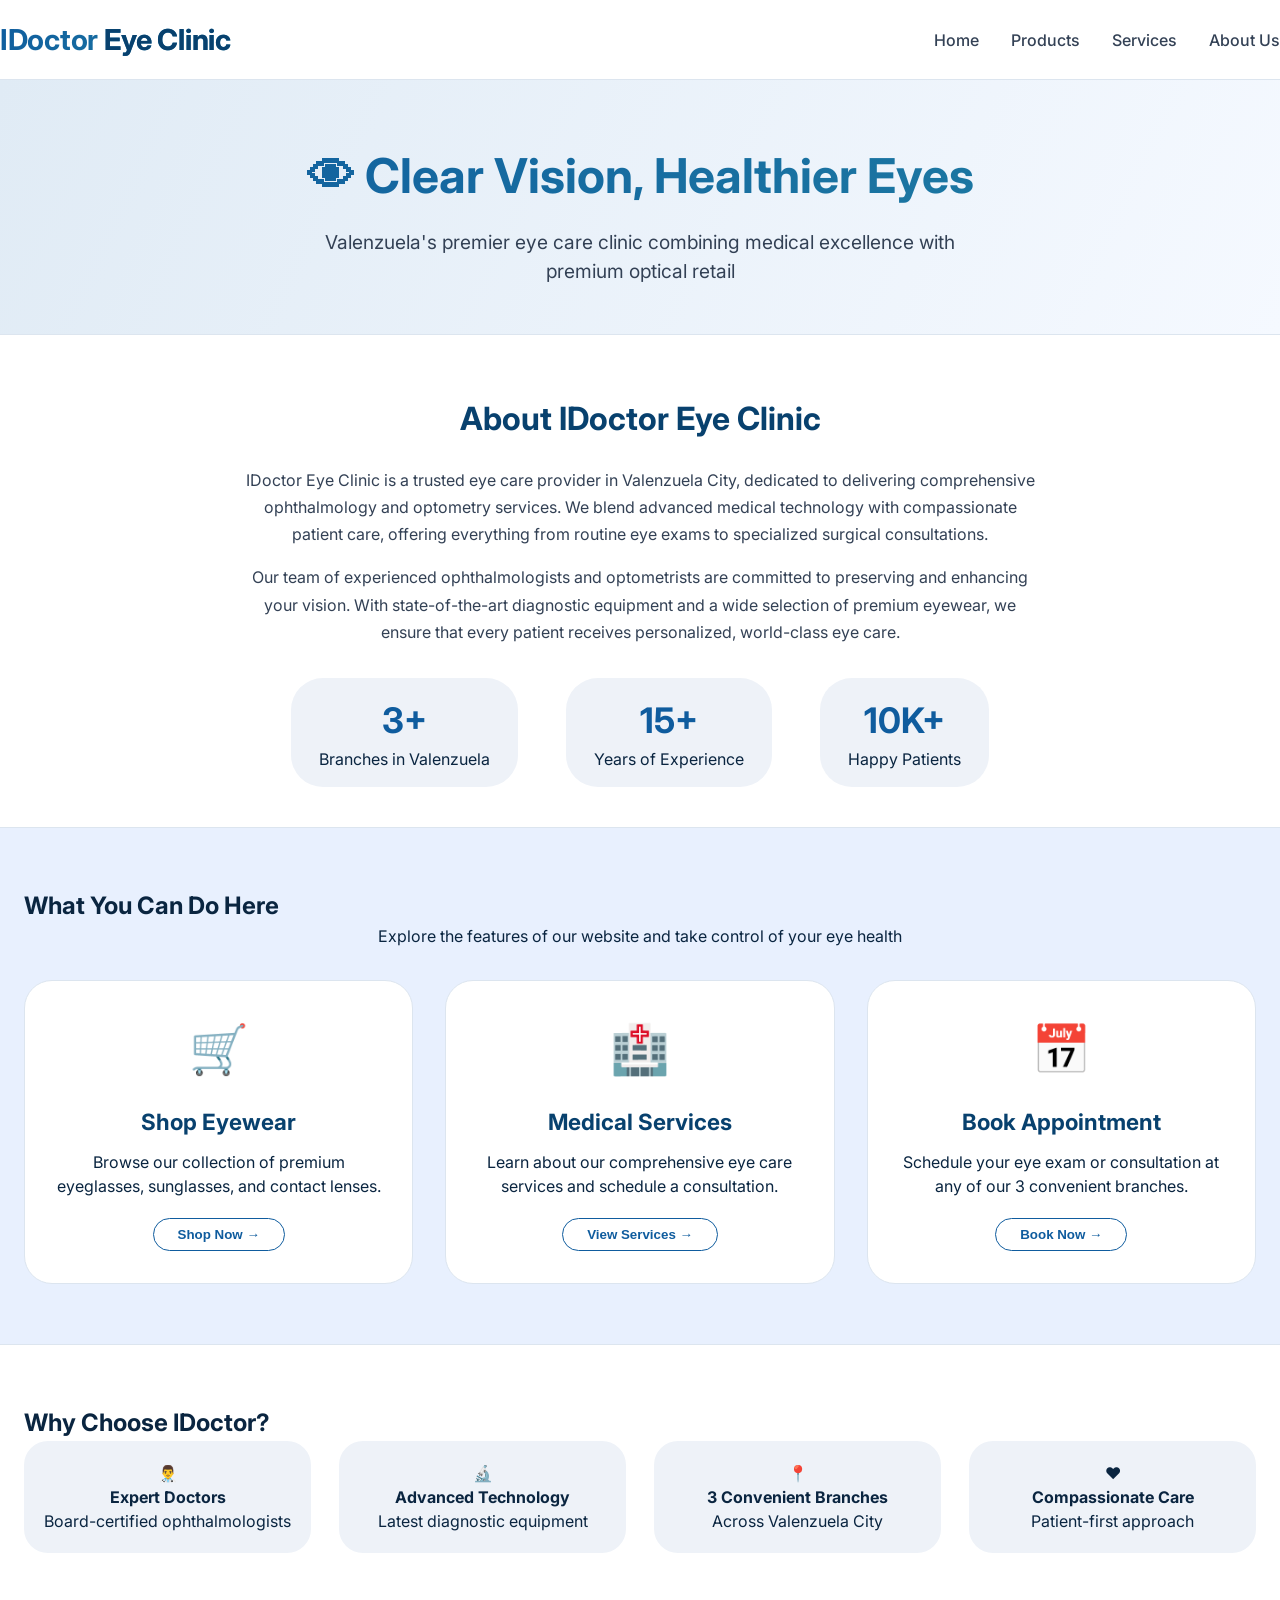
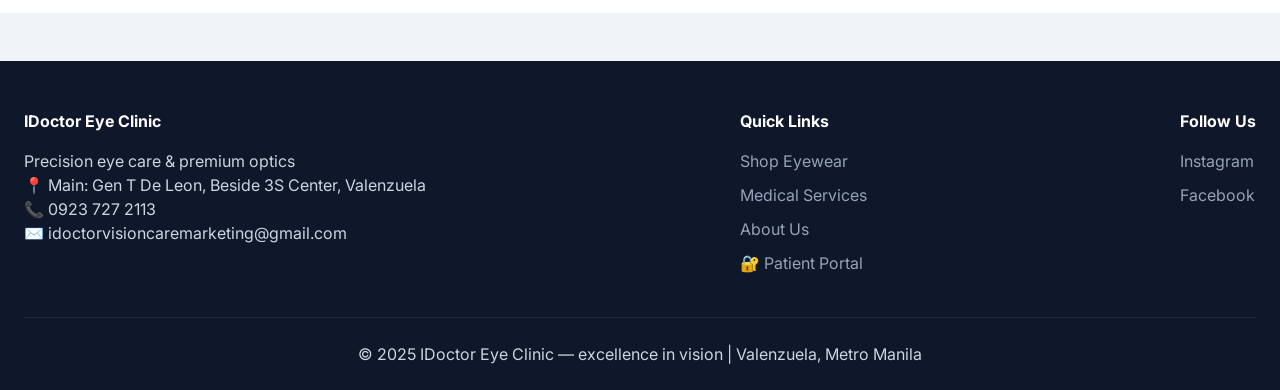
<file: iDoctor/IDoctorPerfecting(Deepseek).html>
<!DOCTYPE html>
<html lang="en">
<head>
  <meta charset="UTF-8">
  <meta name="viewport" content="width=device-width, initial-scale=1.0, viewport-fit=cover">
  <title>IDoctor Eye Clinic | Valenzuela | Eyecare & Optical Shop</title>
  <link href="https://fonts.googleapis.com/css2?family=Inter:opsz,wght@14..32,300;400;500;600;700&display=swap" rel="stylesheet">
  <style>
    * {
      margin: 0;
      padding: 0;
      box-sizing: border-box;
    }

    body {
      font-family: 'Inter', sans-serif;
      background: #f0f4f8;
      color: #0a2540;
      line-height: 1.5;
      scroll-behavior: smooth;
    }

    :root {
      --clinical-blue: #0f5c9e;
      --clinical-dark: #08416e;
      --accent-teal: #2c7da0;
      --light-bg: #ffffff;
      --soft-gray-bg: #eef2f8;
      --section-alt-bg: #e8f0fe;
      --border-light: #dce5ef;
      --text-primary: #0f172a;
      --text-secondary: #334155;
      --success-green: #2b6e4e;
    }

    a { text-decoration: none; color: inherit; }
    .container { max-width: 1280px; margin: 0 auto; padding: 0 24px; }

    /* Header */
    .site-header {
      background: white;
      border-bottom: 1px solid var(--border-light);
      position: sticky;
      top: 0;
      z-index: 100;
      backdrop-filter: blur(2px);
      background-color: rgba(255,255,255,0.97);
    }
    .header-inner {
      display: flex;
      align-items: center;
      justify-content: space-between;
      flex-wrap: wrap;
      padding: 18px 0;
    }
    .logo {
      font-size: 1.8rem;
      font-weight: 700;
      letter-spacing: -0.3px;
      background: linear-gradient(135deg, var(--clinical-blue), #1f7ea3);
      -webkit-background-clip: text;
      background-clip: text;
      color: transparent;
    }
    .logo span { color: var(--clinical-dark); background: none; }
    .nav-links { display: flex; gap: 2rem; align-items: center; flex-wrap: wrap; }
    .nav-links a { font-weight: 500; color: var(--text-secondary); transition: color 0.2s; }
    .nav-links a:hover { color: var(--clinical-blue); }

    /* Homepage Styles */
    .hero-home { background: linear-gradient(115deg, #e0ebf5 0%, #f5f9ff 100%); padding: 60px 0 48px; text-align: center; border-bottom: 1px solid var(--border-light); }
    .hero-home h1 { font-size: 3rem; font-weight: 700; margin-bottom: 16px; background: linear-gradient(135deg, var(--clinical-blue), #1f7ea3); -webkit-background-clip: text; background-clip: text; color: transparent; }
    .hero-home p { font-size: 1.2rem; color: var(--text-secondary); max-width: 700px; margin: 0 auto; }
    .about-preview { padding: 60px 0 40px; text-align: center; background: white; }
    .about-preview h2 { font-size: 2rem; margin-bottom: 24px; color: var(--clinical-dark); }
    .about-preview .about-text { max-width: 800px; margin: 0 auto 32px; color: var(--text-secondary); line-height: 1.7; }
    .stats-row { display: flex; justify-content: center; gap: 48px; flex-wrap: wrap; margin-top: 32px; }
    .stat-item { text-align: center; background: var(--soft-gray-bg); padding: 16px 28px; border-radius: 32px; }
    .stat-number { font-size: 2.2rem; font-weight: 700; color: var(--clinical-blue); }
    .functions-section { background: var(--section-alt-bg); padding: 60px 0; border-top: 1px solid var(--border-light); border-bottom: 1px solid var(--border-light); }
    .functions-grid { display: grid; grid-template-columns: repeat(3, 1fr); gap: 32px; }
    .function-card { background: white; border-radius: 28px; padding: 32px 24px; text-align: center; cursor: pointer; border: 1px solid var(--border-light); transition: all 0.3s; }
    .function-card:hover { transform: translateY(-8px); border-color: var(--clinical-blue); }
    .function-icon { font-size: 3rem; margin-bottom: 20px; }
    .function-card h3 { font-size: 1.4rem; margin-bottom: 12px; color: var(--clinical-dark); }
    .function-btn { background: transparent; border: 1.5px solid var(--clinical-blue); color: var(--clinical-blue); padding: 8px 24px; border-radius: 40px; font-weight: 600; margin-top: 20px; cursor: pointer; }
    .function-btn:hover { background: var(--clinical-blue); color: white; }
    .why-choose { padding: 60px 0; background: white; }
    .features-grid { display: grid; grid-template-columns: repeat(4, 1fr); gap: 28px; }
    .feature { text-align: center; padding: 20px; background: var(--soft-gray-bg); border-radius: 24px; }

    /* Products Page */
    .category-bar { display: flex; flex-wrap: wrap; gap: 12px; justify-content: center; margin: 32px 0 24px; }
    .filter-btn { background: white; border: 1px solid var(--border-light); padding: 8px 20px; border-radius: 40px; font-weight: 500; cursor: pointer; transition: all 0.2s; }
    .filter-btn.active, .filter-btn:hover { background: var(--clinical-blue); border-color: var(--clinical-blue); color: white; }
    .product-grid { display: grid; grid-template-columns: repeat(3, 1fr); gap: 28px; margin: 36px 0; }
    .product-card {
      background: white;
      border-radius: 20px;
      overflow: hidden;
      box-shadow: 0 4px 12px rgba(0,0,0,0.05);
      transition: transform 0.2s;
      border: 1px solid var(--border-light);
      display: flex;
      flex-direction: column;
      height: 100%;
    }
    .product-card:hover { transform: translateY(-4px); }
    .product-img { width: 100%; height: 240px; background: #1a2a3a; overflow: hidden; }
    .product-img img { width: 100%; height: 100%; object-fit: cover; transition: transform 0.4s; }
    .product-card:hover .product-img img { transform: scale(1.05); }
    .product-info {
      padding: 18px;
      background: white;
      display: flex;
      flex-direction: column;
      flex: 1;
    }
    .product-title { font-weight: 700; font-size: 1.2rem; margin-bottom: 8px; }
    .product-price { color: var(--clinical-blue); font-weight: 700; margin-top: 4px; margin-bottom: 16px; }
    .btn-shop {
      background: #eef2ff;
      color: #0f5c9e;
      border: none;
      padding: 10px 0;
      border-radius: 40px;
      font-weight: 600;
      cursor: pointer;
      width: 100%;
      margin-top: auto;
      transition: all 0.2s;
      font-size: 0.9rem;
    }
    .btn-shop:hover { background: var(--clinical-blue); color: white; }
    .pagination { display: flex; justify-content: center; gap: 12px; margin: 20px 0 48px; }
    .page-btn { background: white; border: 1px solid var(--border-light); padding: 8px 14px; border-radius: 8px; cursor: pointer; }
    .page-btn.active-page { background: var(--clinical-blue); color: white; }

    /* Custom Eyeglasses Section */
    .custom-section {
      background: linear-gradient(135deg, #f8fafc 0%, #ffffff 100%);
      border-radius: 32px;
      padding: 40px;
      margin: 40px 0 60px;
      border: 1px solid var(--border-light);
      box-shadow: 0 8px 24px rgba(0,0,0,0.05);
    }
    .custom-title {
      font-size: 1.8rem;
      font-weight: 700;
      color: var(--clinical-dark);
      margin-bottom: 8px;
      text-align: center;
    }
    .custom-sub {
      text-align: center;
      color: var(--text-secondary);
      margin-bottom: 32px;
    }
    .custom-options {
      display: grid;
      grid-template-columns: 1fr 1fr;
      gap: 32px;
      margin-bottom: 32px;
    }
    .option-group {
      background: white;
      padding: 24px;
      border-radius: 24px;
      border: 1px solid var(--border-light);
    }
    .option-group h3 {
      font-size: 1.2rem;
      margin-bottom: 16px;
      color: var(--clinical-dark);
      border-left: 4px solid var(--clinical-blue);
      padding-left: 12px;
    }
    .option-buttons {
      display: flex;
      flex-wrap: wrap;
      gap: 12px;
    }
    .opt-btn {
      background: #f1f5f9;
      border: 1.5px solid var(--border-light);
      padding: 8px 18px;
      border-radius: 40px;
      font-size: 0.85rem;
      font-weight: 500;
      cursor: pointer;
      transition: all 0.2s;
      color: var(--text-secondary);
    }
    .opt-btn.selected {
      background: var(--clinical-blue);
      border-color: var(--clinical-blue);
      color: white;
    }
    .receipt {
      background: #f8fafc;
      border-radius: 24px;
      padding: 24px;
      margin-top: 24px;
      border: 1px solid var(--border-light);
    }
    .receipt h4 {
      font-size: 1.1rem;
      margin-bottom: 16px;
      color: var(--clinical-dark);
    }
    .receipt-item {
      display: flex;
      justify-content: space-between;
      padding: 8px 0;
      border-bottom: 1px dashed var(--border-light);
    }
    .receipt-total {
      display: flex;
      justify-content: space-between;
      padding: 12px 0;
      font-weight: 700;
      font-size: 1.1rem;
      color: var(--clinical-dark);
      border-top: 2px solid var(--border-light);
      margin-top: 8px;
    }
    .btn-add-to-cart {
      background: var(--clinical-blue);
      color: white;
      border: none;
      padding: 12px 28px;
      border-radius: 40px;
      font-weight: 700;
      font-size: 1rem;
      cursor: pointer;
      width: 100%;
      margin-top: 20px;
      transition: all 0.2s;
    }
    .btn-add-to-cart:hover {
      background: var(--clinical-dark);
      transform: translateY(-2px);
    }

    /* Services Page */
    .services-grid { display: grid; grid-template-columns: repeat(2, 1fr); gap: 28px; margin: 40px 0; }
    .service-card { background: white; border-radius: 24px; padding: 32px; border: 1px solid var(--border-light); }
    .service-card h3 { font-size: 1.5rem; margin-bottom: 12px; color: var(--clinical-dark); }
    .service-card p { color: var(--text-secondary); line-height: 1.6; }
    .appointment-cta { text-align: center; padding: 40px; background: linear-gradient(115deg, #eef2ff, white); border-radius: 32px; margin: 32px 0; }
    .appointment-cta h3 { font-size: 1.8rem; margin-bottom: 12px; color: var(--clinical-dark); }
    .btn-appointment-large { background: var(--clinical-blue); color: white; border: none; padding: 14px 36px; border-radius: 60px; font-weight: 700; font-size: 1.1rem; cursor: pointer; }

    /* About Page */
    .page-hero {
      background: linear-gradient(120deg, #eef4ff 0%, #ffffff 100%);
      padding: 48px 0 56px;
      text-align: center;
      border-bottom: 1px solid var(--border-light);
    }
    .hero-title {
      font-size: 2.8rem;
      font-weight: 700;
      margin-bottom: 12px;
    }
    .promo-gallery {
      display: grid;
      grid-template-columns: repeat(3, 1fr);
      gap: 24px;
      margin: 40px 0 48px;
    }
    .promo-card {
      background: white;
      border-radius: 24px;
      overflow: hidden;
      box-shadow: 0 8px 20px rgba(0,0,0,0.08);
      transition: transform 0.3s ease;
      border: 1px solid var(--border-light);
    }
    .promo-card:hover { transform: translateY(-6px); }
    .promo-img { width: 100%; height: 200px; overflow: hidden; }
    .promo-img img { width: 100%; height: 100%; object-fit: cover; transition: transform 0.3s ease; }
    .promo-content { padding: 18px; }
    .promo-title { font-weight: 700; font-size: 1.1rem; color: var(--clinical-dark); margin-bottom: 6px; }
    .promo-desc { font-size: 0.85rem; color: var(--text-secondary); }
    
    .doctors-section {
      margin: 48px 0 56px;
      background: var(--soft-gray-bg);
      padding: 40px 0;
      border-radius: 48px;
    }
    .section-subtitle {
      text-align: center;
      color: var(--text-secondary);
      margin-bottom: 32px;
      font-size: 1.1rem;
    }
    .doctors-grid {
      display: grid;
      grid-template-columns: repeat(3, 1fr);
      gap: 32px;
      margin-top: 20px;
    }
    .doctor-card {
      background: white;
      border-radius: 28px;
      overflow: hidden;
      box-shadow: 0 12px 28px rgba(0,0,0,0.08);
      transition: all 0.3s ease;
      border: 1px solid var(--border-light);
      text-align: center;
    }
    .doctor-card:hover { transform: translateY(-8px); }
    .doctor-img { width: 100%; height: 260px; background: linear-gradient(135deg, #e0e7ff, #f1f5f9); overflow: hidden; }
    .doctor-img img { width: 100%; height: 100%; object-fit: cover; object-position: top center; }
    .doctor-info { padding: 20px 20px 24px; }
    .doctor-name { font-size: 1.4rem; font-weight: 700; color: var(--clinical-dark); margin-bottom: 6px; }
    .doctor-title { font-size: 0.85rem; font-weight: 600; color: var(--clinical-blue); background: #eef2ff; display: inline-block; padding: 4px 12px; border-radius: 40px; margin-bottom: 12px; }
    .doctor-specialty { font-size: 0.9rem; color: var(--text-primary); font-weight: 500; margin-bottom: 8px; }
    .doctor-desc { font-size: 0.8rem; color: var(--text-secondary); line-height: 1.5; margin-bottom: 12px; }
    .doctor-contact { font-size: 0.75rem; color: var(--success-green); margin-top: 8px; padding-top: 8px; border-top: 1px solid var(--border-light); }
    
    .about-grid {
      display: grid;
      grid-template-columns: 1fr 1fr;
      gap: 40px;
      margin: 40px 0 40px;
    }
    .contact-block {
      background: white;
      padding: 24px;
      border-radius: 28px;
      margin-top: 28px;
      border: 1px solid var(--border-light);
    }
    .map-container {
      background: #eef2ff;
      border-radius: 28px;
      height: 420px;
      width: 100%;
      overflow: hidden;
      border: 1px solid var(--border-light);
    }
    .map-iframe {
      width: 100%;
      height: 100%;
      border: 0;
    }
    .directions-link {
      display: inline-block;
      margin-top: 12px;
      background: var(--clinical-blue);
      color: white;
      padding: 10px 18px;
      border-radius: 40px;
      font-weight: 600;
      font-size: 0.9rem;
      cursor: pointer;
      border: none;
    }
    .directions-link:hover { background: var(--clinical-dark); }
    .map-footer {
      padding: 12px 16px;
      background: #f8fafc;
      border-top: 1px solid var(--border-light);
      text-align: center;
    }

    /* Footer */
    .footer { background: #0f172a; color: #cbd5e1; padding: 48px 0 24px; margin-top: 48px; }
    .footer-inner { display: flex; justify-content: space-between; flex-wrap: wrap; gap: 32px; }
    .footer-col h4 { color: white; margin-bottom: 16px; }
    .footer-col a { display: block; margin-bottom: 10px; color: #94a3b8; transition: color 0.2s; }
    .footer-col a:hover { color: white; }
    .footer-bottom { text-align: center; border-top: 1px solid #1e293b; margin-top: 32px; padding-top: 24px; }

    /* MODAL */
    .modal-bg {
      position: fixed; top: 0; left: 0; width: 100%; height: 100%;
      background: rgba(0,0,0,0.6); backdrop-filter: blur(5px);
      display: flex; align-items: center; justify-content: center;
      z-index: 1000; visibility: hidden; opacity: 0; transition: 0.2s;
    }
    .modal-card {
      background: white; width: 580px; max-width: 90vw; border-radius: 32px;
      padding: 24px 28px; max-height: 85vh; overflow-y: auto;
    }
    .modal-card h3 { font-size: 1.6rem; margin-bottom: 4px; color: var(--clinical-dark); }
    .modal-card .sub { color: var(--text-secondary); margin-bottom: 20px; font-size: 0.85rem; }
    .form-group { margin-bottom: 14px; }
    .form-group label { display: block; font-weight: 600; margin-bottom: 4px; font-size: 0.85rem; }
    .form-group input, .form-group select { width: 100%; padding: 8px 12px; border-radius: 14px; border: 1px solid var(--border-light); font-family: inherit; font-size: 0.85rem; }
    .double-group { display: grid; grid-template-columns: 1fr 1fr; gap: 12px; }
    .modal-actions { display: flex; gap: 12px; margin-top: 20px; }
    .btn-primary-modal { background: var(--clinical-blue); color: white; border: none; padding: 10px; border-radius: 40px; font-weight: 700; flex: 1; cursor: pointer; }
    .btn-secondary-modal { background: #eef2ff; color: var(--clinical-dark); border: none; padding: 10px; border-radius: 40px; font-weight: 600; flex: 1; cursor: pointer; }
    .service-radio-group { display: flex; gap: 16px; flex-wrap: nowrap; }
    .service-radio-group label { display: inline-flex; align-items: center; gap: 8px; background: #f8fafc; padding: 8px 18px; border-radius: 40px; border: 1px solid var(--border-light); white-space: nowrap; cursor: pointer; }
    .service-radio-group input[type="radio"] { width: 16px; height: 16px; accent-color: var(--clinical-blue); margin: 0; }
    
    .branch-options {
      display: flex;
      flex-direction: column;
      gap: 12px;
      margin-top: 6px;
    }
    .branch-card {
      border: 2px solid var(--border-light);
      border-radius: 16px;
      padding: 14px 16px;
      cursor: pointer;
      transition: all 0.2s;
      background: white;
    }
    .branch-card:hover {
      border-color: var(--clinical-blue);
      background: #f0f7ff;
    }
    .branch-card.selected {
      border-color: var(--clinical-blue);
      background: #e6f0ff;
    }
    .branch-row {
      display: flex;
      align-items: flex-start;
      gap: 12px;
    }
    .branch-radio {
      width: 18px !important;
      height: 18px !important;
      min-width: 18px;
      margin-top: 2px;
      accent-color: var(--clinical-blue);
      cursor: pointer;
    }
    .branch-content {
      flex: 1;
    }
    .branch-name {
      font-weight: 700;
      font-size: 0.95rem;
      color: var(--clinical-dark);
      margin-bottom: 4px;
    }
    .branch-address {
      font-size: 0.75rem;
      color: var(--text-secondary);
      margin-bottom: 3px;
    }
    .branch-hours {
      font-size: 0.7rem;
      color: var(--success-green);
    }

    @media (max-width: 800px) {
      .functions-grid, .product-grid, .promo-gallery, .doctors-grid, .features-grid, .custom-options {
        grid-template-columns: 1fr;
      }
      .about-grid { grid-template-columns: 1fr; }
      .services-grid { grid-template-columns: 1fr; }
    }
    @media (max-width: 600px) {
      .hero-home h1 { font-size: 2rem; }
      .service-radio-group { flex-wrap: wrap; }
      .service-radio-group label { white-space: nowrap; }
    }
  </style>
</head>
<body>
<div class="site-header">
  <div class="container header-inner">
    <div class="logo">IDoctor <span>Eye Clinic</span></div>
    <div class="nav-links">
      <a href="#" data-nav="home">Home</a>
      <a href="#" data-nav="products">Products</a>
      <a href="#" data-nav="services">Services</a>
      <a href="#" data-nav="about">About Us</a>
    </div>
  </div>
</div>

<main id="main-content"></main>

<footer class="footer">
  <div class="container">
    <div class="footer-inner">
      <div class="footer-col">
        <h4>IDoctor Eye Clinic</h4>
        <p>Precision eye care & premium optics</p>
        <p>📍 Main: Gen T De Leon, Beside 3S Center, Valenzuela</p>
        <p>📞 0923 727 2113</p>
        <p>✉️ idoctorvisioncaremarketing@gmail.com</p>
      </div>
      <div class="footer-col">
        <h4>Quick Links</h4>
        <a href="#" data-nav="products">Shop Eyewear</a>
        <a href="#" data-nav="services">Medical Services</a>
        <a href="#" data-nav="about">About Us</a>
        <a href="#" id="footerPortalLink">🔐 Patient Portal</a>
      </div>
      <div class="footer-col">
        <h4>Follow Us</h4>
        <a href="https://www.instagram.com/idoctorvisioncare/">Instagram</a>
        <a href="https://www.facebook.com/iDoctorVisionCareClinic">Facebook</a>
      </div>
    </div>
    <div class="footer-bottom"><p>© 2025 IDoctor Eye Clinic — excellence in vision | Valenzuela, Metro Manila</p></div>
  </div>
</footer>

<!-- MODAL -->
<div id="bookingModal" class="modal-bg"><div class="modal-card"><h3>Schedule an Appointment</h3><div class="sub">Fill your details to confirm your visit</div><form id="appointmentForm"><div class="double-group"><div class="form-group"><label>First Name *</label><input type="text" id="firstName" required placeholder="Juan"></div><div class="form-group"><label>Last Name *</label><input type="text" id="lastName" required placeholder="Dela Cruz"></div></div><div class="form-group"><label>Contact Number *</label><input type="tel" id="contactNumber" required placeholder="0923 727 2113"></div><div class="form-group"><label>Email</label><input type="email" id="emailAddress" placeholder="patient@example.com"></div><div class="form-group"><label>📍 Select Branch *</label><div class="branch-options" id="branchOptions"></div></div><div class="form-group"><label>Appointment Type *</label><div class="service-radio-group"><label><input type="radio" name="appointmentService" value="Eye Exam"> 👁️ Eye Exam</label><label><input type="radio" name="appointmentService" value="Surgery Consultation"> 👨‍⚕️ Surgery Consult</label><label><input type="radio" name="appointmentService" value="Follow-up"> 📋 Follow-up</label></div></div><div class="form-group"><label>Specific Service *</label><select id="specificService" required><option value="">-- Select --</option><option>Comprehensive Eye Exam</option><option>Cataract Surgery Pre-op</option><option>Glaucoma Screening</option><option>LASIK Consultation</option><option>Pediatric Eye Care</option></select></div><div class="double-group"><div class="form-group"><label>Preferred Date *</label><input type="date" id="apptDate" required></div><div class="form-group"><label>Preferred Time *</label><select id="apptTime" required><option value="">Select</option><option>09:00 AM</option><option>10:00 AM</option><option>11:00 AM</option><option>01:00 PM</option><option>02:00 PM</option><option>03:00 PM</option><option>04:00 PM</option></select></div></div><div class="modal-actions"><button type="button" id="confirmBookingBtn" class="btn-primary-modal">Confirm Booking</button><button type="button" id="closeModalBtn" class="btn-secondary-modal">Cancel</button></div></form></div></div>

<script>
  // BRANCHES
  const branches = [
    { id: 1, name: "IDoctor Eye Clinic - Main Branch", address: "Gen T De Leon, Beside 3S Center, Valenzuela City", hours: "Mon-Sat: 8AM - 7PM | Sun: 9AM - 5PM" },
    { id: 2, name: "IDoctor Eye Clinic - Karuhatan", address: "McArthur Highway, Karuhatan, Valenzuela City", hours: "Mon-Sat: 9AM - 7PM" },
    { id: 3, name: "IDoctor Eye Clinic - Malinta", address: "Malinta Road corner Poblacion, Valenzuela City", hours: "Mon-Fri: 8AM - 6PM, Sat: 9AM - 5PM" }
  ];
  let selectedBranchId = 1;

  // PRODUCTS - All prices in Philippine Pesos (₱)
  const allProducts = [
    { id: 1, name: "Cat Eye Reading Glasses", price: 1290, category: "Eye Glasses", imgSrc: "cat eye glasses.jpeg" },
    { id: 2, name: "Round Eye Glasses", price: 1590, category: "Eye Glasses", imgSrc: "round eye glasses.jpeg" },
    { id: 3, name: "Chunky Reading Glasses", price: 890, category: "Eye Glasses", imgSrc: "chunky style glasses.jpeg" },
    { id: 4, name: "Aviator Sunglasses", price: 1190, category: "Sun Glasses", imgSrc: "aviator glasses.jpeg" },
    { id: 5, name: "Square Reading Glasses", price: 990, category: "Eye Glasses", imgSrc: "square reading glasses.jpeg" },
    { id: 6, name: "Modern Cat Eye Sunglasses", price: 1390, category: "Sun Glasses", imgSrc: "modern cat eye glasses.jpeg" },
    { id: 7, name: "Multi-Purpose Contact Lens Solution (360ml)", price: 350, category: "Accessories", imgSrc: "multipurpose solution.png" },
    { id: 8, name: "Contact Lens Cleaning & Storage Kit", price: 250, category: "Accessories", imgSrc: "contact lens cleaning kit.png" },
    { id: 9, name: "Premium Contact Lens Case (Twin Pack)", price: 120, category: "Accessories", imgSrc: "premium contact lenses.png" },
    { id: 10, name: "Eyeglass Hard Shell Case", price: 299, category: "Accessories", imgSrc: "hard shell case.png" },
    { id: 11, name: "Microfiber Cleaning Cloth (3-Pack)", price: 180, category: "Accessories", imgSrc: "microfiber 3pack.png" },
    { id: 12, name: "Lens Cleaning Spray + Cloth Set", price: 220, category: "Accessories", imgSrc: "contact lens cleaning kit.png" }
  ];

  const servicesList = [
    { title: "Optometry & Ophthalmology", desc: "Comprehensive eye exams, vision testing, and medical eye care using state-of-the-art diagnostic equipment." },
    { title: "Cataract Surgery Consultation", desc: "Personalized pre-surgery evaluation with advanced lens implant options from diagnosis to post-op care." },
    { title: "Glaucoma Screening & Management", desc: "Early detection through tonometry, visual field testing, and OCT scans with medical and surgical management." },
    { title: "Pediatric Eye Care", desc: "Children's vision development assessment, amblyopia treatment, and specialty lenses in a child-friendly environment." }
  ];

  // CUSTOMIZER PRICES CONVERTED TO PHILIPPINE PESOS (₱)
  const frameStyles = [
    { name: "Browline", price: 0 }, { name: "Rectangle", price: 0 }, { name: "Oval", price: 0 },
    { name: "Round", price: 0 }, { name: "Cat-eye", price: 580 }, { name: "Square", price: 0 },
    { name: "Aviator", price: 870 }, { name: "Wayfarer", price: 290 }
  ];
  const lensTypes = [
    { name: "Standard Clear", price: 0 }, { name: "Polarized", price: 2600 }, { name: "Scratch-Resistant", price: 1450 },
    { name: "Blue Light Resistant", price: 2030 }, { name: "Anti-Reflective", price: 1740 },
    { name: "Anti-Radiation", price: 1620 }, { name: "Photochromic", price: 4060 }
  ];

  let currentView = "home";
  let activeCategory = "All", currentPage = 1;
  let selectedFrame = frameStyles[0];
  let selectedLens = lensTypes[0];

  function getFilteredProducts() { 
    if (activeCategory === "All") return allProducts; 
    return allProducts.filter(p => p.category === activeCategory); 
  }
  function getPaginatedProducts() { 
    const f = getFilteredProducts(); 
    return f.slice((currentPage-1)*6, currentPage*6); 
  }
  function totalPages() { 
    return Math.ceil(getFilteredProducts().length / 6); 
  }

  function formatPHP(price) {
    return `₱${price.toLocaleString()}`;
  }

  function renderCustomizer() {
    return `
      <div class="custom-section">
        <div class="custom-title">🕶️ Customize My Eyeglasses</div>
        <div class="custom-sub">Design your perfect pair — choose frame style and lens features</div>
        <div class="custom-options">
          <div class="option-group"><h3>👓 Frame Style</h3><div class="option-buttons" id="frameOptions">${frameStyles.map(f => `<button class="opt-btn ${selectedFrame.name === f.name ? 'selected' : ''}" data-frame="${f.name}" data-price="${f.price}">${f.name} ${f.price > 0 ? `+${formatPHP(f.price)}` : ''}</button>`).join('')}</div></div>
          <div class="option-group"><h3>🔬 Lens Type</h3><div class="option-buttons" id="lensOptions">${lensTypes.map(l => `<button class="opt-btn ${selectedLens.name === l.name ? 'selected' : ''}" data-lens="${l.name}" data-price="${l.price}">${l.name} ${l.price > 0 ? `+${formatPHP(l.price)}` : ''}</button>`).join('')}</div></div>
        </div>
        <div class="receipt" id="customReceipt"><h4>📋 Your Custom Order Receipt</h4><div class="receipt-item"><span>Frame: ${selectedFrame.name}</span><span>${formatPHP(selectedFrame.price)}</span></div><div class="receipt-item"><span>Lens: ${selectedLens.name}</span><span>${formatPHP(selectedLens.price)}</span></div><div class="receipt-total"><span>Total</span><span>${formatPHP(selectedFrame.price + selectedLens.price)}</span></div></div>
        <button class="btn-add-to-cart" id="addToCartBtn">Add to Cart & Request Prescription Fitting →</button>
        <div class="note-text" style="font-size:0.75rem; text-align:center; margin-top:12px;">* Prices are in Philippine Pesos (₱). Visit our clinic for prescription lens fitting.</div>
      </div>
    `;
  }

  function attachCustomizerEvents() {
    document.querySelectorAll("[data-frame]").forEach(btn => {
      btn.addEventListener("click", () => {
        const frameName = btn.getAttribute("data-frame");
        const framePrice = parseFloat(btn.getAttribute("data-price"));
        selectedFrame = frameStyles.find(f => f.name === frameName) || { name: frameName, price: framePrice };
        document.querySelectorAll("[data-frame]").forEach(b => b.classList.remove("selected"));
        btn.classList.add("selected");
        updateReceipt();
      });
    });
    document.querySelectorAll("[data-lens]").forEach(btn => {
      btn.addEventListener("click", () => {
        const lensName = btn.getAttribute("data-lens");
        const lensPrice = parseFloat(btn.getAttribute("data-price"));
        selectedLens = lensTypes.find(l => l.name === lensName) || { name: lensName, price: lensPrice };
        document.querySelectorAll("[data-lens]").forEach(b => b.classList.remove("selected"));
        btn.classList.add("selected");
        updateReceipt();
      });
    });
    const addBtn = document.getElementById("addToCartBtn");
    if(addBtn) addBtn.addEventListener("click", () => alert(`✅ Added to Cart!\nFrame: ${selectedFrame.name} (${formatPHP(selectedFrame.price)})\nLens: ${selectedLens.name} (${formatPHP(selectedLens.price)})\nTotal: ${formatPHP(selectedFrame.price + selectedLens.price)}\n\nVisit our clinic for prescription fitting.`));
  }

  function updateReceipt() {
    const receipt = document.getElementById("customReceipt");
    if(receipt) {
      const total = selectedFrame.price + selectedLens.price;
      receipt.innerHTML = `<h4>📋 Your Custom Order Receipt</h4><div class="receipt-item"><span>Frame: ${selectedFrame.name}</span><span>${formatPHP(selectedFrame.price)}</span></div><div class="receipt-item"><span>Lens: ${selectedLens.name}</span><span>${formatPHP(selectedLens.price)}</span></div><div class="receipt-total"><span>Total</span><span>${formatPHP(total)}</span></div>`;
    }
  }

  function renderProductsSection() {
    const products = getPaginatedProducts(), total = totalPages();
    return `<div class="container"><div class="page-hero"><h2 class="hero-title">Premium Eyewear & Optics</h2><p>Authentic brands, precise prescription lenses, and essential accessories</p></div><div class="category-bar">${["All","Eye Glasses","Sun Glasses","Accessories"].map(c => `<button class="filter-btn ${activeCategory===c?'active':''}" data-cat="${c}">${c}</button>`).join('')}</div><div class="product-grid">${products.map(p => `<div class="product-card"><div class="product-img"><img src="${p.imgSrc}" alt="${p.name}"></div><div class="product-info"><div class="product-title">${p.name}</div><div class="product-price">${formatPHP(p.price)}</div><button class="btn-shop" data-product="${p.name}" data-price="${p.price}">🛒 Shop now</button></div></div>`).join('')}</div><div class="pagination">${Array.from({length:total},(_,i)=>`<button class="page-btn ${currentPage===i+1?'active-page':''}" data-page="${i+1}">${i+1}</button>`).join('')}</div>${renderCustomizer()}</div>`;
  }

  function renderAboutSection() {
    const promoImages = [
      { img: "https://images.unsplash.com/photo-1581091226033-d5c48150dbaa?w=500&h=400&fit=crop", title: "State-of-the-Art Equipment", desc: "Advanced diagnostic technology for precise eye care." },
      { img: "https://images.unsplash.com/photo-1576091160550-2173dba999ef?w=500&h=400&fit=crop", title: "Modern Optical Shop", desc: "Wide selection of premium frames and lenses." },
      { img: "https://images.unsplash.com/photo-1584515933487-779824d29309?w=500&h=400&fit=crop", title: "Caring Environment", desc: "Patient-first approach with compassionate staff." }
    ];
    const doctors = [
      { name: "Dr. Maria R. Santiago", title: "Chief Ophthalmologist", specialty: "Cataract & Refractive Surgery", desc: "15+ years experience, fellowship-trained in advanced cataract techniques.", contact: "📞 0917 123 4567 | ✉️ dr.santiago@idoctor.com", img: "https://randomuser.me/api/portraits/women/68.jpg" },
      { name: "Dr. Jose M. Dela Cruz", title: "Senior Optometrist", specialty: "Pediatric & Binocular Vision", desc: "Specializes in children's eye development and complex prescriptions.", contact: "📞 0918 234 5678 | ✉️ dr.delacruz@idoctor.com", img: "https://randomuser.me/api/portraits/men/32.jpg" },
      { name: "Dr. Anna Liza R. Villanueva", title: "Glaucoma Specialist", specialty: "Glaucoma & Diabetic Eye Care", desc: "Leading expert in minimally invasive glaucoma surgery.", contact: "📞 0919 345 6789 | ✉️ dr.villanueva@idoctor.com", img: "https://randomuser.me/api/portraits/women/45.jpg" }
    ];
    const mapEmbed = `https://www.google.com/maps/embed?pb=!1m18!1m12!1m3!1d3860.123456!2d120.9915!3d14.6854!2m3!1f0!2f0!3f0!3m2!1i1024!2i768!4f13.1!3m3!1m2!1s0x3397b0df2d1b2e3f%3A0x8a1f2b3c4d5e6f7a!2sVG%20%26%20Charm%20Sari%20Sari%20Store!5e0!3m2!1sen!2sph!4v1700000000000!5m2!1sen!2sph`;
    const directionsUrl = "https://www.google.com/maps/dir/14.6737334,121.0406657/14.6854041,120.9914723";
    return `<div class="container"><div class="page-hero"><h2 class="hero-title">About IDoctor Eye Clinic</h2><p>Your trusted partner for clear vision and lifelong eye health in Valenzuela</p></div><div class="promo-gallery">${promoImages.map(p => `<div class="promo-card"><div class="promo-img"><img src="${p.img}" alt="${p.title}"></div><div class="promo-content"><div class="promo-title">${p.title}</div><div class="promo-desc">${p.desc}</div></div></div>`).join('')}</div><div class="about-grid"><div><h3 style="font-size:1.8rem;">Who We Are</h3><p style="margin-top:16px;">IDoctor blends medical excellence with boutique optical retail. We provide advanced diagnostics, cataract & glaucoma care, and pediatric services. With 3 branches across Valenzuela, we bring expert eye care closer to you.</p><div class="contact-block"><h4>📞 Contact Details</h4><p><strong>Phone:</strong> 0923 727 2113</p><p><strong>Email:</strong> idoctorvisioncaremarketing@gmail.com</p><p><strong>Main Address:</strong> Gen T De Leon, Beside 3S Center, Valenzuela</p><p><strong>Hours:</strong> Mon-Fri 8am–7pm, Sat 9am–3pm</p></div></div><div><h3>Find Our Main Clinic</h3><div class="map-container"><iframe class="map-iframe" loading="lazy" src="${mapEmbed}" title="Map"></iframe></div><div class="map-footer"><a href="${directionsUrl}" target="_blank" class="directions-link">📍 Get Directions via Google Maps</a></div></div></div><div class="doctors-section"><div class="container"><h2 class="hero-title" style="font-size:2rem;">Meet Our Specialist Doctors</h2><div class="section-subtitle">Expert ophthalmologists and optometrists dedicated to your vision</div><div class="doctors-grid">${doctors.map(doc => `<div class="doctor-card"><div class="doctor-img"><img src="${doc.img}" alt="${doc.name}"></div><div class="doctor-info"><div class="doctor-name">${doc.name}</div><div class="doctor-title">${doc.title}</div><div class="doctor-specialty">${doc.specialty}</div><div class="doctor-desc">${doc.desc}</div><div class="doctor-contact">${doc.contact}</div></div></div>`).join('')}</div></div></div></div>`;
  }

  function renderHomepage() {
    return `<div class="hero-home"><div class="container"><h1>👁 Clear Vision, Healthier Eyes</h1><p>Valenzuela's premier eye care clinic combining medical excellence with premium optical retail</p></div></div>
      <div class="about-preview"><div class="container"><h2>About IDoctor Eye Clinic</h2><div class="about-text"><p>IDoctor Eye Clinic is a trusted eye care provider in Valenzuela City, dedicated to delivering comprehensive ophthalmology and optometry services. We blend advanced medical technology with compassionate patient care, offering everything from routine eye exams to specialized surgical consultations.</p><p style="margin-top: 16px;">Our team of experienced ophthalmologists and optometrists are committed to preserving and enhancing your vision. With state-of-the-art diagnostic equipment and a wide selection of premium eyewear, we ensure that every patient receives personalized, world-class eye care.</p></div><div class="stats-row"><div class="stat-item"><div class="stat-number">3+</div><div class="stat-label">Branches in Valenzuela</div></div><div class="stat-item"><div class="stat-number">15+</div><div class="stat-label">Years of Experience</div></div><div class="stat-item"><div class="stat-number">10K+</div><div class="stat-label">Happy Patients</div></div></div></div></div>
      <div class="functions-section"><div class="container"><h2>What You Can Do Here</h2><div class="section-sub" style="text-align:center; margin-bottom:32px;">Explore the features of our website and take control of your eye health</div><div class="functions-grid"><div class="function-card" data-nav-function="products"><div class="function-icon">🛒</div><h3>Shop Eyewear</h3><p>Browse our collection of premium eyeglasses, sunglasses, and contact lenses.</p><button class="function-btn">Shop Now →</button></div><div class="function-card" data-nav-function="services"><div class="function-icon">🏥</div><h3>Medical Services</h3><p>Learn about our comprehensive eye care services and schedule a consultation.</p><button class="function-btn">View Services →</button></div><div class="function-card" data-nav-function="appointment"><div class="function-icon">📅</div><h3>Book Appointment</h3><p>Schedule your eye exam or consultation at any of our 3 convenient branches.</p><button class="function-btn">Book Now →</button></div></div></div></div>
      <div class="why-choose"><div class="container"><h2>Why Choose IDoctor?</h2><div class="features-grid"><div class="feature"><div class="feature-icon">👨‍⚕️</div><h4>Expert Doctors</h4><p>Board-certified ophthalmologists</p></div><div class="feature"><div class="feature-icon">🔬</div><h4>Advanced Technology</h4><p>Latest diagnostic equipment</p></div><div class="feature"><div class="feature-icon">📍</div><h4>3 Convenient Branches</h4><p>Across Valenzuela City</p></div><div class="feature"><div class="feature-icon">❤️</div><h4>Compassionate Care</h4><p>Patient-first approach</p></div></div></div></div>`;
  }

  function renderServicesSection() {
    return `<div class="container"><div class="page-hero"><h2 class="hero-title">Medical Eye Care in Valenzuela</h2><p>Expert diagnosis, surgery planning, and long-term vision health</p></div><div class="services-grid">${servicesList.map(s => `<div class="service-card"><h3>${s.title}</h3><p>${s.desc}</p></div>`).join('')}</div><div class="appointment-cta"><h3>📅 Ready to Schedule Your Appointment?</h3><p>Book a consultation with our eye specialists at any of our Valenzuela branches</p><button class="btn-appointment-large" id="servicesAppointmentBtn">Make an Appointment →</button></div></div>`;
  }

  function renderCurrentView() {
    const el = document.getElementById("main-content");
    if (currentView === "home") el.innerHTML = renderHomepage();
    else if (currentView === "products") el.innerHTML = renderProductsSection();
    else if (currentView === "services") el.innerHTML = renderServicesSection();
    else if (currentView === "about") el.innerHTML = renderAboutSection();
    else el.innerHTML = renderHomepage();
    attachEvents();
  }

  function attachEvents() {
    if (currentView === "products") {
      document.querySelectorAll(".filter-btn").forEach(b => b.addEventListener("click", e => { activeCategory = b.dataset.cat; currentPage = 1; renderCurrentView(); }));
      document.querySelectorAll(".page-btn").forEach(b => b.addEventListener("click", e => { currentPage = parseInt(b.dataset.page); renderCurrentView(); }));
      document.querySelectorAll(".btn-shop").forEach(b => b.addEventListener("click", e => { 
        const productName = b.getAttribute("data-product");
        const productPrice = parseInt(b.getAttribute("data-price"));
        alert(`✨ Added to cart: ${productName} (${formatPHP(productPrice)})\n\nVisit our clinic for prescription fitting and pickup!`);
      }));
      attachCustomizerEvents();
    }
    if (currentView === "services") {
      const btn = document.getElementById("servicesAppointmentBtn");
      if(btn) btn.onclick = () => openModal();
    }
    document.querySelectorAll("[data-nav-function]").forEach(card => {
      card.addEventListener("click", (e) => {
        const navTo = card.getAttribute("data-nav-function");
        if(navTo === "products") { currentView = "products"; renderCurrentView(); window.scrollTo({top:0}); }
        else if(navTo === "services") { currentView = "services"; renderCurrentView(); window.scrollTo({top:0}); }
        else if(navTo === "appointment") openModal();
      });
    });
  }

  function renderBranchSelection() {
    const container = document.getElementById("branchOptions");
    if(!container) return;
    container.innerHTML = branches.map(b => `
      <div class="branch-card ${b.id === selectedBranchId ? 'selected' : ''}" data-branch-id="${b.id}">
        <div class="branch-row">
          <input type="radio" name="branchRadio" value="${b.id}" id="branch_${b.id}" class="branch-radio" ${b.id === selectedBranchId ? 'checked' : ''}>
          <div class="branch-content">
            <div class="branch-name">🏥 ${b.name}</div>
            <div class="branch-address">📍 ${b.address}</div>
            <div class="branch-hours">🕒 ${b.hours}</div>
          </div>
        </div>
      </div>
    `).join('');
    
    branches.forEach(b => {
      const card = document.querySelector(`.branch-card[data-branch-id="${b.id}"]`);
      const radio = document.getElementById(`branch_${b.id}`);
      if(card && radio) {
        const selectBranch = () => {
          document.querySelectorAll('.branch-card').forEach(c => c.classList.remove('selected'));
          card.classList.add('selected');
          radio.checked = true;
          selectedBranchId = b.id;
        };
        card.addEventListener('click', selectBranch);
        radio.addEventListener('change', selectBranch);
      }
    });
  }

  function openModal() { 
    const modal = document.getElementById("bookingModal"); 
    document.getElementById("appointmentForm").reset(); 
    selectedBranchId = 1; 
    renderBranchSelection(); 
    const examRadio = document.querySelector('input[name="appointmentService"][value="Eye Exam"]');
    if(examRadio) examRadio.checked = true;
    modal.style.visibility = "visible"; 
    modal.style.opacity = "1"; 
  }
  function closeModal() { const m = document.getElementById("bookingModal"); m.style.visibility = "hidden"; m.style.opacity = "0"; }
  function validateBook() {
    const fn = document.getElementById("firstName")?.value.trim();
    const ln = document.getElementById("lastName")?.value.trim();
    const contact = document.getElementById("contactNumber")?.value.trim();
    const date = document.getElementById("apptDate")?.value;
    const time = document.getElementById("apptTime")?.value;
    if(!fn || !ln || !contact || !date || !time) return alert("Please complete all required fields.");
    const selectedBranch = branches.find(b => b.id === selectedBranchId);
    alert(`✅ Appointment Confirmed!\n\nPatient: ${fn} ${ln}\nContact: ${contact}\n📍 Branch: ${selectedBranch?.name}\nAddress: ${selectedBranch?.address}\n\nWe will contact you shortly to confirm your schedule.`);
    closeModal();
  }

  document.addEventListener("DOMContentLoaded", () => {
    renderCurrentView();
    document.querySelectorAll("[data-nav]").forEach(a => a.addEventListener("click", e => { e.preventDefault(); const to = a.dataset.nav; if(to==="home") currentView="home"; else if(to==="products") currentView="products"; else if(to==="services") currentView="services"; else if(to==="about") currentView="about"; renderCurrentView(); window.scrollTo({top:0}); }));
    document.getElementById("footerPortalLink")?.addEventListener("click", e => { e.preventDefault(); alert("🔐 Patient Portal: Coming soon!"); });
    document.getElementById("confirmBookingBtn")?.addEventListener("click", validateBook);
    document.getElementById("closeModalBtn")?.addEventListener("click", closeModal);
    window.onclick = e => { if(e.target === document.getElementById("bookingModal")) closeModal(); };
  });
</script>
</body>
</html>
</file>
